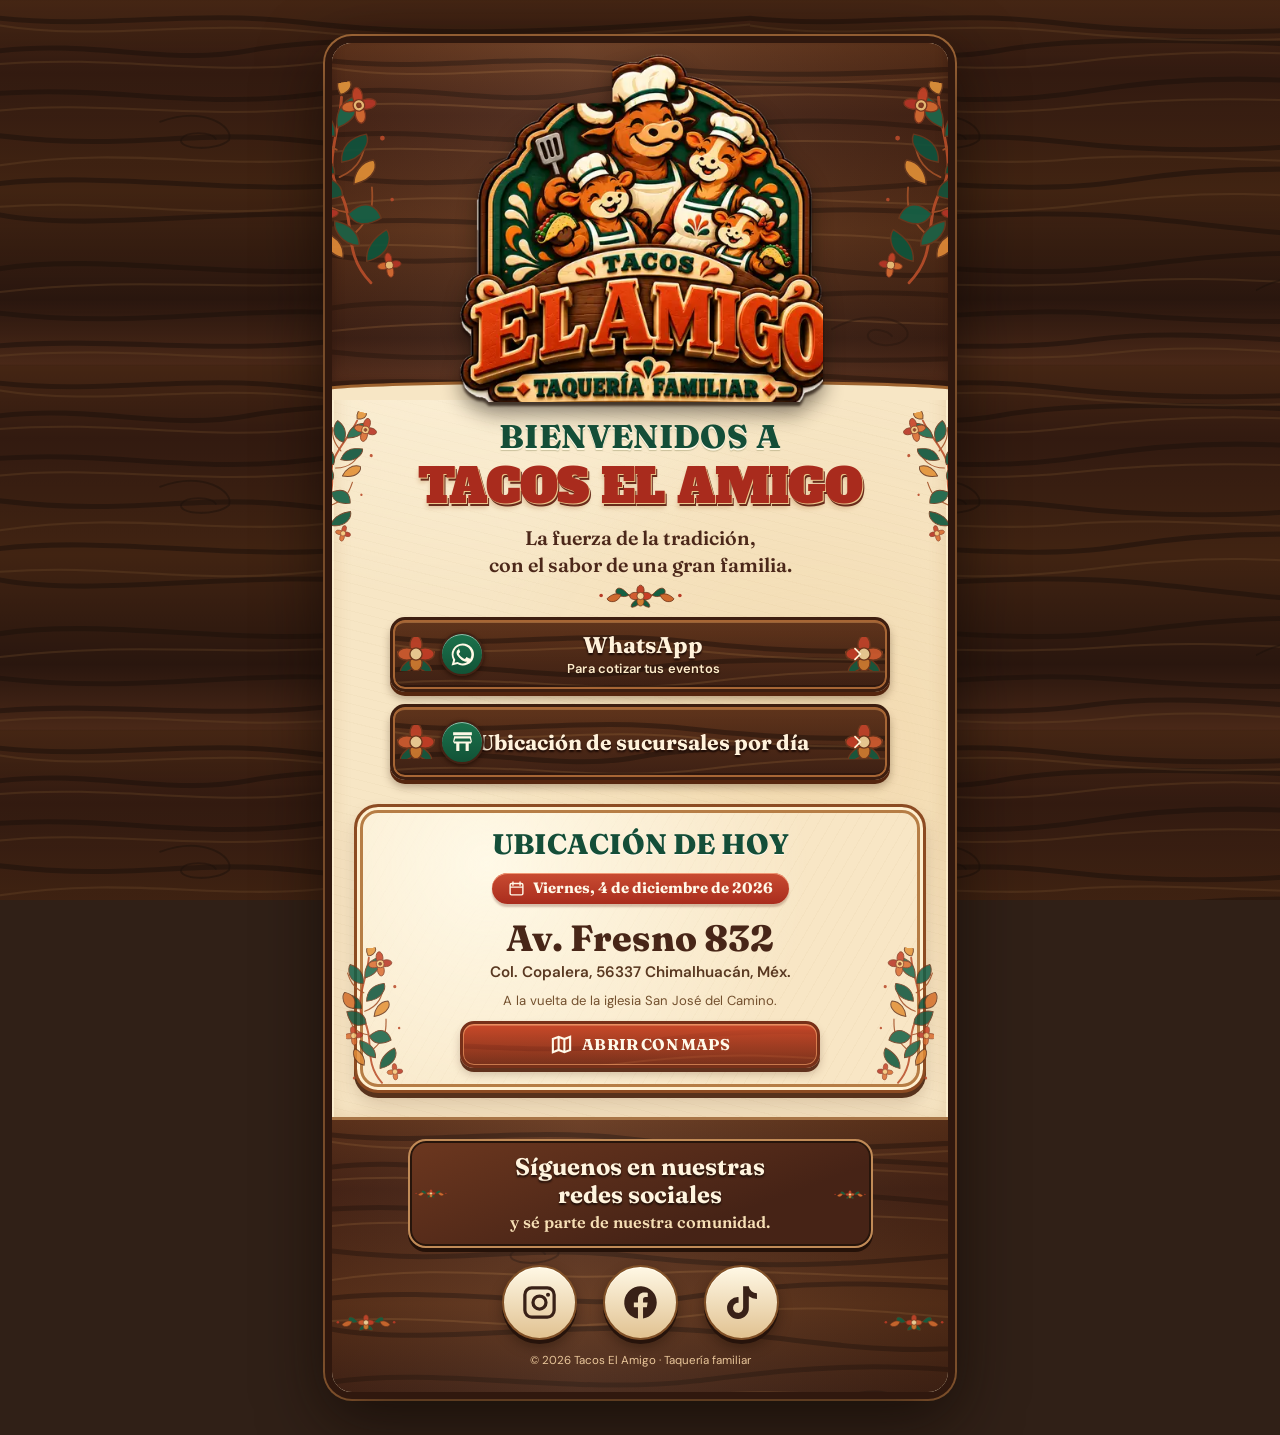
<file: index.html>
<!DOCTYPE html>

<html lang="es-MX">
<head>
<meta charset="utf-8"/>
<meta content="width=device-width,initial-scale=1,viewport-fit=cover" name="viewport"/>
<meta content="#351b10" name="theme-color"/>
<meta content="Tacos El Amigo: la fuerza de la tradición, con el sabor de una gran familia. Consulta nuestras ubicaciones por día y contáctanos." name="description"/>
<title>Tacos El Amigo | Taquería familiar</title>
<link href="https://fonts.googleapis.com" rel="preconnect"/>
<link crossorigin="" href="https://fonts.gstatic.com" rel="preconnect"/>
<link href="https://fonts.googleapis.com/css2?family=Alfa+Slab+One&amp;family=DM+Sans:wght@400;500;600;700;800&amp;family=Fraunces:wght@600;700;800;900&amp;display=swap" rel="stylesheet"/>
<link as="image" href="assets/logo-el-amigo.webp" rel="preload" type="image/webp"/>
<link href="styles.css" rel="stylesheet"/>
<script defer="" src="app.js"></script>
</head>
<body>
<div aria-hidden="true" class="site-bg"></div>
<main class="page-shell">
<div class="parchment">
<section aria-labelledby="welcome-title" class="hero"><div class="brand-banner wood"><span aria-hidden="true" class="banner-sprig banner-sprig-left"></span><span aria-hidden="true" class="banner-sprig banner-sprig-right"></span><img alt="Logo original de Tacos El Amigo: papá toro, mamá vaca y sus dos becerritos cocineros" class="brand-logo" fetchpriority="high" height="429" src="assets/logo-el-amigo.webp" width="450"/></div><div class="hero-intro"><div aria-hidden="true" class="folk-sprig folk-sprig-left"></div><div aria-hidden="true" class="folk-sprig folk-sprig-right"></div><h1 id="welcome-title"><span class="welcome-lead">Bienvenidos a</span><span class="welcome-name">Tacos El Amigo</span></h1><p class="tagline">La fuerza de la tradición,<br/>con el sabor de una gran familia.</p><img alt="" aria-hidden="true" class="mini-flowers" height="32" src="assets/florecitas.svg" width="128"/><nav aria-label="Enlaces principales" class="ctas">
<a class="wood-button btn-green btn-whatsapp" href="https://wa.me/5215521481267" rel="noopener noreferrer" target="_blank"><span aria-hidden="true" class="cta-icon"><svg aria-hidden="true" class="btn-icon" viewbox="0 0 32 32"><path d="M16 2a14 14 0 0 0-12 21L2 30l7.5-2A14 14 0 1 0 16 2Zm0 2.6a11.4 11.4 0 1 1-5.7 21.3l-.6-.4-4 1.1 1.1-3.8-.4-.6A11.4 11.4 0 0 1 16 4.6Zm-5.1 5.2c-.3 0-.7.1-1 .5-.4.4-1.5 1.4-1.5 3.4s1.5 4 1.7 4.2c.2.3 3 4.6 7.3 6.4 3.6 1.4 4.3 1.1 5.1 1s2.5-1 2.8-2 .3-1.9.2-2-.4-.3-.9-.5-2.5-1.2-2.9-1.4-.7-.2-1 .3-1.1 1.4-1.4 1.7-.5.4-1 .1c-.5-.2-2.1-.8-4-2.5-1.5-1.3-2.5-3-2.8-3.5s0-.7.2-1c.2-.2.5-.5.7-.8.2-.2.3-.5.5-.8.1-.3.1-.6 0-.8l-1.3-3.1c-.3-.8-.7-.8-1-.8Z"></path></svg></span><span class="whatsapp-copy"><span class="whatsapp-title">WhatsApp</span><span class="whatsapp-subtitle">Para cotizar tus eventos</span></span><svg aria-hidden="true" class="btn-arrow" viewbox="0 0 24 24"><path d="m9 4 8 8-8 8"></path></svg><span aria-hidden="true" class="cta-sprig"></span></a>
<a class="wood-button btn-brown branch-cta" href="sucursales.html"><span aria-hidden="true" class="cta-icon"><svg aria-hidden="true" class="btn-icon" viewbox="0 0 24 24"><path d="M3 3h18v3H3V3Zm1 4h16l1 5-1 2h-2v7H6v-7H4l-1-2 1-5Zm5 7v7h6v-7H9Zm-5-2h16l-1-3H5l-1 3Z"></path></svg></span><span class="branch-button-text">Ubicación de sucursales por día</span><svg aria-hidden="true" class="btn-arrow" viewbox="0 0 24 24"><path d="m9 4 8 8-8 8"></path></svg><span aria-hidden="true" class="cta-sprig"></span></a>
</nav></div></section>
<section aria-labelledby="today-subtitle" class="content-pad">
<div class="today-card ornate-card" id="today-card"><span aria-hidden="true" class="card-flowers card-flowers-right"></span><span aria-hidden="true" class="card-flowers card-flowers-left"></span>
<h2 class="card-title ornate-title" id="today-subtitle">Ubicación de hoy</h2>
<span class="date-pill"><svg aria-hidden="true" viewbox="0 0 24 24"><rect height="16" rx="2" width="18" x="3" y="5"></rect><path d="M7 2v6M17 2v6M3 10h18"></path></svg><span id="today-date">Consultando la fecha…</span></span>
<h3 class="today-street" id="today-street">Consulta nuestras ubicaciones</h3>
<p class="today-address" id="today-address">Miércoles, jueves, viernes y domingo.</p>
<p class="today-note" id="today-note"></p>
<a class="maps-button" href="sucursales.html" id="today-maps" rel="noopener noreferrer" target="_blank"><svg aria-hidden="true" viewbox="0 0 24 24"><path d="M3 6.3 9 4l6 2.3L21 4v13.7L15 20l-6-2.3L3 20V6.3ZM9 4v13.7M15 6.3V20"></path></svg><span class="maps-label">Abrir con Maps</span></a>
<div class="no-service" id="no-service" hidden aria-live="polite">
  <svg class="no-service-icon" aria-hidden="true" viewBox="0 0 64 64" fill="none"><rect x="8" y="13" width="48" height="43" rx="6" stroke="currentColor" stroke-width="4"/><path d="M19 7v13M45 7v13M9 26h46M25 36l14 14m0-14L25 50" stroke="currentColor" stroke-width="4" stroke-linecap="round"/></svg>
  <h2 class="closed-message">Los días <span id="closed-weekday">lunes</span><br>no tenemos servicio.</h2>
  <img class="closed-flourish" alt="" aria-hidden="true" src="assets/florecitas.svg" width="150" height="40">
  <div class="next-day-banner">
    <svg aria-hidden="true" viewBox="0 0 24 24" fill="none" stroke="currentColor" stroke-width="2.1"><rect x="3" y="5" width="18" height="16" rx="2"/><path d="M7 2v6M17 2v6M3 10h18M8 16l2.5 2.5L16 13"/></svg>
    <span>Próximo día de venta:<strong id="next-sale-day">MIÉRCOLES</strong></span>
  </div>
</div>
</div>
</section>
</div>
<footer class="social-footer wood">
<div class="social-invite">
  <p class="footer-label">Síguenos en nuestras redes sociales</p>
  <p class="footer-community">y sé parte de nuestra comunidad.</p>
</div>
<div class="social-links">
<a aria-label="Instagram de Tacos El Amigo" class="instagram" href="https://www.instagram.com/tacos_el.amigo?igsh=MXZrejB4dnMzbzdrcA==" rel="noopener noreferrer" target="_blank"><svg aria-hidden="true" viewbox="0 0 24 24"><path d="M7.2 2h9.6A5.2 5.2 0 0 1 22 7.2v9.6a5.2 5.2 0 0 1-5.2 5.2H7.2A5.2 5.2 0 0 1 2 16.8V7.2A5.2 5.2 0 0 1 7.2 2Zm0 2A3.2 3.2 0 0 0 4 7.2v9.6A3.2 3.2 0 0 0 7.2 20h9.6a3.2 3.2 0 0 0 3.2-3.2V7.2A3.2 3.2 0 0 0 16.8 4H7.2ZM12 7a5 5 0 1 1 0 10 5 5 0 0 1 0-10Zm0 2a3 3 0 1 0 0 6 3 3 0 0 0 0-6Zm5.25-3a1.25 1.25 0 1 1 0 2.5 1.25 1.25 0 0 1 0-2.5Z"></path></svg></a>
<a aria-label="Facebook de Tacos El Amigo" class="facebook" href="https://www.facebook.com/share/1BHJr5m6uf/?mibextid=wwXIfr" rel="noopener noreferrer" target="_blank"><svg aria-hidden="true" viewbox="0 0 24 24"><path d="M22 12a10 10 0 1 0-11.56 9.88V14.9H7.9V12h2.54V9.8c0-2.52 1.5-3.91 3.8-3.91 1.1 0 2.25.2 2.25.2v2.46h-1.27c-1.25 0-1.65.78-1.65 1.58V12h2.8l-.45 2.9h-2.35v6.98A10 10 0 0 0 22 12Z"></path></svg></a>
<a aria-label="TikTok de Tacos El Amigo" class="tiktok" href="https://www.tiktok.com/@tacos.el.amigo2?_r=1&amp;_t=ZS-95MxvuiJJv6" rel="noopener noreferrer" target="_blank"><svg aria-hidden="true" viewbox="0 0 24 24"><path d="M16.5 2H13v13.3a3.1 3.1 0 1 1-2.8-3.1V8.7A6.7 6.7 0 1 0 16.5 15V8.2a8.5 8.5 0 0 0 5 1.6V6.3A5 5 0 0 1 16.5 2Z"></path></svg></a>
</div>
<small class="footer-small">© 2026 Tacos El Amigo · Taquería familiar</small>
</footer>
</main>
</body>
</html>
</file>
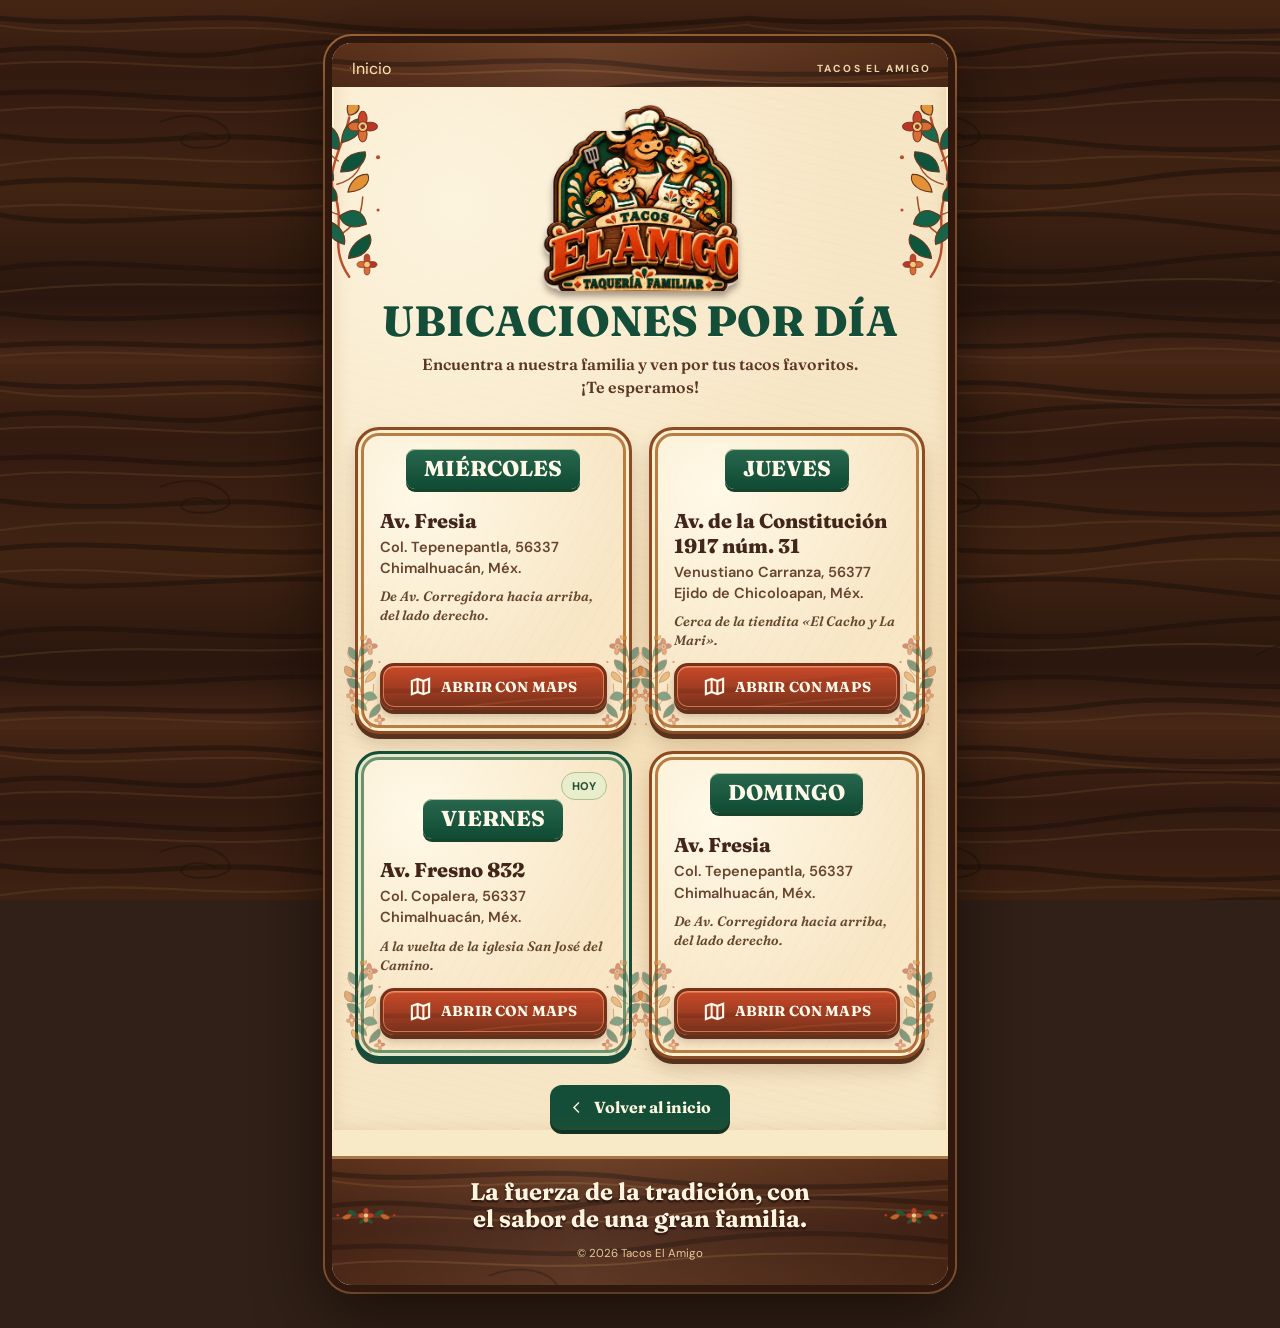
<file: sucursales.html>
<!DOCTYPE html>

<html lang="es-MX">
<head>
<meta charset="utf-8"/><meta content="width=device-width,initial-scale=1,viewport-fit=cover" name="viewport"/>
<meta content="#351b10" name="theme-color"/>
<meta content="Encuentra a Tacos El Amigo los miércoles, jueves, viernes y domingos. Direcciones y enlaces directos para abrir con Google Maps." name="description"/>
<title>Ubicaciones por día | Tacos El Amigo</title>
<link href="https://fonts.googleapis.com" rel="preconnect"/><link crossorigin="" href="https://fonts.gstatic.com" rel="preconnect"/>
<link href="https://fonts.googleapis.com/css2?family=Alfa+Slab+One&amp;family=DM+Sans:wght@400;500;600;700;800&amp;family=Fraunces:wght@600;700;800;900&amp;display=swap" rel="stylesheet"/>
<link href="styles.css" rel="stylesheet"/><script defer="" src="app.js"></script>
</head>
<body>
<div aria-hidden="true" class="site-bg"></div>
<main class="page-shell">
<div class="parchment">
<header class="topbar wood"><span class="eyebrow">Tacos El Amigo</span><a href="index.html"><svg aria-hidden="true" class="nav-icon" fill="none" stroke="currentColor" stroke-width="2.1" viewbox="0 0 24 24"><path d="m14 5-7 7 7 7" stroke-linecap="round" stroke-linejoin="round"></path></svg> Inicio</a></header>
<section aria-labelledby="locations-heading" class="branch-header"><span aria-hidden="true" class="heading-flowers heading-flowers-left"></span><span aria-hidden="true" class="heading-flowers heading-flowers-right"></span>
<img alt="Logo original de Tacos El Amigo, la familia de toritos" class="small-logo" height="149" src="assets/logo-el-amigo.webp" width="156"/>
<h1 id="locations-heading">Ubicaciones por día</h1>
<p>Encuentra a nuestra familia y ven por tus tacos favoritos. ¡Te esperamos!</p>
</section>
<section aria-label="Puntos de venta semanales" class="branch-grid">
<article class="branch-card ornate-card" data-day="3"><span aria-hidden="true" class="card-flowers card-flowers-right"></span><span aria-hidden="true" class="card-flowers card-flowers-left"></span>
<div class="branch-day"><h2>Miércoles</h2><span class="today-label">Hoy</span></div>
<p class="branch-address">Av. Fresia</p>
<p class="branch-locality">Col. Tepenepantla, 56337 Chimalhuacán, Méx.</p>
<p class="branch-note">De Av. Corregidora hacia arriba, del lado derecho.</p>
<a class="maps-button" href="https://maps.app.goo.gl/GGbEVd7QthMhqy4E7" rel="noopener noreferrer" target="_blank"><svg aria-hidden="true" viewbox="0 0 24 24"><path d="M3 6.3 9 4l6 2.3L21 4v13.7L15 20l-6-2.3L3 20V6.3ZM9 4v13.7M15 6.3V20"></path></svg>Abrir con Maps</a>
</article>
<article class="branch-card ornate-card" data-day="4"><span aria-hidden="true" class="card-flowers card-flowers-right"></span><span aria-hidden="true" class="card-flowers card-flowers-left"></span>
<div class="branch-day"><h2>Jueves</h2><span class="today-label">Hoy</span></div>
<p class="branch-address">Av. de la Constitución 1917 núm. 31</p>
<p class="branch-locality">Venustiano Carranza, 56377 Ejido de Chicoloapan, Méx.</p>
<p class="branch-note">Cerca de la tiendita «El Cacho y La Mari».</p>
<a class="maps-button" href="https://maps.app.goo.gl/q2r1huoDmkkPvYGN6" rel="noopener noreferrer" target="_blank"><svg aria-hidden="true" viewbox="0 0 24 24"><path d="M3 6.3 9 4l6 2.3L21 4v13.7L15 20l-6-2.3L3 20V6.3ZM9 4v13.7M15 6.3V20"></path></svg>Abrir con Maps</a>
</article>
<article class="branch-card ornate-card" data-day="5"><span aria-hidden="true" class="card-flowers card-flowers-right"></span><span aria-hidden="true" class="card-flowers card-flowers-left"></span>
<div class="branch-day"><h2>Viernes</h2><span class="today-label">Hoy</span></div>
<p class="branch-address">Av. Fresno 832</p>
<p class="branch-locality">Col. Copalera, 56337 Chimalhuacán, Méx.</p>
<p class="branch-note">A la vuelta de la iglesia San José del Camino.</p>
<a class="maps-button" href="https://maps.app.goo.gl/ubGWqbQkadEjrwxW7" rel="noopener noreferrer" target="_blank"><svg aria-hidden="true" viewbox="0 0 24 24"><path d="M3 6.3 9 4l6 2.3L21 4v13.7L15 20l-6-2.3L3 20V6.3ZM9 4v13.7M15 6.3V20"></path></svg>Abrir con Maps</a>
</article>
<article class="branch-card ornate-card" data-day="0"><span aria-hidden="true" class="card-flowers card-flowers-right"></span><span aria-hidden="true" class="card-flowers card-flowers-left"></span>
<div class="branch-day"><h2>Domingo</h2><span class="today-label">Hoy</span></div>
<p class="branch-address">Av. Fresia</p>
<p class="branch-locality">Col. Tepenepantla, 56337 Chimalhuacán, Méx.</p>
<p class="branch-note">De Av. Corregidora hacia arriba, del lado derecho.</p>
<a class="maps-button" href="https://maps.app.goo.gl/NMPvs71MTXVzo8e37" rel="noopener noreferrer" target="_blank"><svg aria-hidden="true" viewbox="0 0 24 24"><path d="M3 6.3 9 4l6 2.3L21 4v13.7L15 20l-6-2.3L3 20V6.3ZM9 4v13.7M15 6.3V20"></path></svg>Abrir con Maps</a>
</article>
</section>
<a class="back-link" href="index.html"><svg aria-hidden="true" viewbox="0 0 24 24"><path d="m14 5-7 7 7 7"></path></svg> Volver al inicio</a>
</div>
<footer class="social-footer wood"><p class="footer-label">La fuerza de la tradición, con el sabor de una gran familia.</p><small class="footer-small">© 2026 Tacos El Amigo</small></footer>
</main>
</body>
</html>
</file>
<file: styles.css>
/* Tacos El Amigo — diseño artesanal de papel, madera y flores mexicanas.
   La página conserva las rutas públicas y las referencias originales a Maps. */
:root{
  color-scheme:light;
  --coffee:#422319;--coffee-dark:#2b150f;--wood:#5d311b;
  --terracotta:#ae3021;--terracotta-light:#dd6540;
  --leaf:#144e38;--leaf-dark:#103a2c;
  --cream:#f8e9c7;--cream-light:#fff6df;
  --gold:#dda765;--ink:#382116;
  --display:'Fraunces',Georgia,serif;
  --stamp:'Alfa Slab One',Georgia,serif;
  --text:'DM Sans',Arial,sans-serif;
}
*,*::before,*::after{box-sizing:border-box}
html{scroll-behavior:smooth}
body{margin:0;min-width:300px;background:#302017;color:var(--ink);font-family:var(--text)}
a{-webkit-tap-highlight-color:transparent}
a:focus-visible{outline:3px solid #edba51;outline-offset:4px}
.site-bg{position:fixed;inset:0;z-index:-1;pointer-events:none;background:linear-gradient(#0005,#0005),url('assets/wood-grain.svg') repeat;background-size:auto,750px 365px}
.page-shell{position:relative;width:min(calc(100% - 24px),630px);margin:20px auto 30px;border:7px solid #30180e;border-radius:27px;overflow:hidden;background:var(--cream);box-shadow:0 20px 65px #100804b3,0 0 0 2px #ae703d}
.parchment{position:relative;background:radial-gradient(circle at 20% 15%,#fff9e8b8,transparent 38%),radial-gradient(circle at 78% 66%,#e5b9744a,transparent 42%),repeating-linear-gradient(14deg,#713c1706 0 1px,transparent 1px 9px),#f7e6c5}
.parchment::before{content:'';position:absolute;inset:0;pointer-events:none;border-inline:2px solid #fff4d576;box-shadow:inset 0 0 18px #975b1c28}
.wood{background-image:linear-gradient(90deg,#2b150f38,#ffffff0d 40%,#21100844),url('assets/wood-grain.svg');background-size:100% 100%,740px 360px;background-color:var(--wood);color:#fff7e3}
.topbar{height:44px;padding:6px 17px 0;display:flex;flex-direction:row-reverse;justify-content:space-between;align-items:center;position:relative;z-index:3}
.eyebrow{color:#eed6aa;font-size:.64rem;font-weight:700;letter-spacing:.2em;text-transform:uppercase}
.topbar a{display:flex;align-items:center;justify-content:center;width:42px;height:38px;border-radius:7px;color:#ffe6b5;text-decoration:none}
.topbar .nav-icon{width:26px;height:26px;stroke-width:2.5}
.hero{text-align:center;position:relative;isolation:isolate}
.brand-banner{position:relative;display:flex;justify-content:center;align-items:flex-start;min-height:260px;padding:0 26px 0;isolation:isolate;border-bottom:2px solid #b67b42;box-shadow:inset 0 -9px 12px #26120a77}
.brand-banner::after{content:'';position:absolute;bottom:-9px;left:-2%;right:-2%;height:17px;border-radius:60% 60% 0 0;background:#f7e6c5;box-shadow:0 -3px 0 #9d622e;z-index:0}
.brand-logo{display:block;position:relative;z-index:2;max-width:100%;width:min(94%,345px);height:auto;object-fit:contain;margin:-12px auto -11px;filter:drop-shadow(0 4px 1px #160903aa) drop-shadow(0 9px 10px #10090277)}
.banner-sprig{position:absolute;z-index:1;top:35px;height:210px;width:112px;opacity:.9;background:url('assets/ramillete.svg') center/contain no-repeat;pointer-events:none}
.banner-sprig-left{left:-23px;transform:rotate(-9deg)}
.banner-sprig-right{right:-23px;transform:scaleX(-1) rotate(-9deg)}
.hero-intro{position:relative;padding:24px 22px 10px;isolation:isolate}
.folk-sprig{position:absolute;z-index:-1;width:73px;height:155px;top:7px;opacity:.9;pointer-events:none;background:url('assets/ramillete.svg') center/contain no-repeat}
.folk-sprig-left{left:-19px;transform:rotate(14deg)}
.folk-sprig-right{right:-19px;transform:scaleX(-1) rotate(14deg)}
.hero h1{margin:0;line-height:1.06}
.welcome-lead{display:block;font:800 clamp(1.45rem,5.4vw,2.05rem)/1.18 var(--display);letter-spacing:.012em;color:var(--leaf);text-transform:uppercase;text-shadow:0 2px 0 #fff9e6,0 3px 1px #a7a0788f}
.welcome-name{display:block;font:400 clamp(1.7rem,6.65vw,3.0rem)/1.18 var(--stamp);text-transform:uppercase;color:#a92b1d;letter-spacing:-.02em;text-shadow:1px 1px 0 #ecc78c,2px 3px 0 #682b1b,0 5px 4px #b47b4755;margin-top:2px}
.tagline{font:600 clamp(1rem,3.95vw,1.23rem)/1.34 var(--display);color:#4c281a;max-width:430px;margin:11px auto 0;text-wrap:balance}
.mini-flowers{display:block;width:95px;height:24px;margin:6px auto 0}
.ctas{display:grid;gap:12px;max-width:500px;margin:9px auto 14px}
.wood-button{position:relative;min-height:61px;display:flex;align-items:center;justify-content:center;gap:10px;padding:10px 55px 10px 62px;overflow:hidden;color:#fff2db;text-decoration:none;font:700 clamp(1.05rem,4.25vw,1.42rem)/1.15 var(--display);text-shadow:0 2px 2px #1b0904;white-space:nowrap;border:3px solid #3d1e10;border-radius:15px;box-shadow:inset 0 0 0 2px #a76635,inset 0 3px 0 #df9b5a73,inset 0 -4px 0 #190b0766,0 4px 0 #55260f,0 7px 8px #3e200e58;background-image:linear-gradient(#0001,#0003),url('assets/wood-grain.svg');background-size:100% 100%,740px 360px;transition:transform .14s ease,filter .14s ease}
.wood-button:hover{filter:brightness(1.12);transform:translateY(-1px)}
.wood-button:active{transform:translateY(3px);box-shadow:inset 0 3px 10px #140901,0 1px 0 #55260f}
.wood-button::before,.wood-button::after{content:'';pointer-events:none;position:absolute;width:38px;height:34px;top:50%;transform:translateY(-50%);background:url('assets/florecitas.svg') center/160px 40px no-repeat;opacity:.9}
.wood-button::before{left:4px}
.wood-button::after{right:4px;transform:translateY(-50%) scaleX(-1)}
.cta-icon{position:absolute;left:47px;top:50%;transform:translateY(-50%);width:44px;height:44px;border-radius:50%;border:2px solid #442315;display:grid;place-items:center;box-shadow:0 2px 4px #18090299,inset 0 1px 0 #ffffff8a;z-index:1}
.btn-green .cta-icon,.btn-brown .cta-icon{background:linear-gradient(#1b724c,#125337)}
.btn-red .cta-icon{background:linear-gradient(#d83e2b,#b82d1c)}
.wood-button .btn-icon{width:25px;height:25px;fill:#fff9e6;flex:none}
.wood-button .btn-arrow{position:absolute;right:22px;width:16px;height:16px;stroke:#fff1d5;fill:none;stroke-width:2.6;stroke-linecap:round;stroke-linejoin:round;z-index:2}
.cta-sprig{display:none}
.content-pad{position:relative;padding:0 22px 24px}
.ornate-card{position:relative;isolation:isolate;border:3px solid #8c4b22;border-radius:24px;background:radial-gradient(circle at 23% 20%,#fff9e7,transparent 65%),repeating-linear-gradient(120deg,#9d6d3009 0 1px,transparent 1px 11px),#f8e6c5;box-shadow:inset 0 0 0 3px #fff0d0,inset 0 0 0 6px #b67d45,0 5px 0 #57321c,0 11px 18px #61341a31}
.today-card{padding:20px 25px 22px;text-align:center}
.card-flowers{position:absolute;pointer-events:none;z-index:-1;width:75px;height:145px;bottom:2px;opacity:.86;background:url('assets/ramillete.svg') center/contain no-repeat}
.card-flowers-left{left:-13px;transform:rotate(-6deg)}
.card-flowers-right{right:-13px;transform:scaleX(-1) rotate(-6deg)}
.card-title{margin:0 auto 12px;font:800 clamp(1.3rem,4.9vw,1.77rem)/1.2 var(--display);color:var(--leaf);text-transform:uppercase;text-shadow:0 1px 0 #fff9ee}
.date-pill{border-radius:100px;background:linear-gradient(#c94c32,#a92c1d);color:#fff8e7;display:inline-flex;align-items:center;justify-content:center;gap:8px;padding:7px 16px;font:700 clamp(.81rem,3vw,.94rem)/1.12 var(--display);box-shadow:inset 0 1px 0 #ef9875,0 3px 2px #67281945}
.date-pill svg{width:17px;height:17px;fill:none;stroke:currentColor;stroke-width:2}
.today-street{margin:14px auto 4px;font:800 clamp(1.5rem,6vw,2.28rem)/1.1 var(--display);color:#482618;max-width:420px}
.today-address{margin:0 auto 9px;max-width:410px;font:600 .95rem/1.35 var(--text);color:#593821}
.today-note{margin:3px auto 12px;font-size:.82rem;line-height:1.35;color:#73502e}
.maps-button{position:relative;display:inline-flex;gap:9px;justify-content:center;align-items:center;min-height:47px;width:min(100%,360px);padding:8px 12px;color:#fff9e9;text-decoration:none;text-transform:uppercase;font:700 .98rem/1.15 var(--display);letter-spacing:.012em;background:linear-gradient(#d24b2aee,#ad2d1d55),url('assets/wood-grain.svg') center/720px auto;border:3px solid #773019;border-radius:14px;box-shadow:inset 0 0 0 1px #f7a269a1,inset 0 2px 0 #f8c39750,0 4px 0 #60311d,0 6px 8px #542b1c40;transition:transform .13s ease,filter .13s ease}
.maps-button:hover{filter:brightness(1.1)}.maps-button:active{transform:translateY(2px)}
.maps-button svg{width:23px;height:23px;fill:none;stroke:currentColor;stroke-width:2.2}
.maps-button[hidden]{display:none}
.social-footer{position:relative;text-align:center;padding:19px 16px 18px;box-shadow:inset 0 3px 0 #a77546}
.social-footer::before,.social-footer::after{content:'';position:absolute;top:30px;width:100px;height:55px;background:url('assets/florecitas.svg') center/contain no-repeat;opacity:.9;pointer-events:none}
.social-footer::before{left:0}.social-footer::after{right:0;transform:scaleX(-1)}
.footer-label{display:none}
.social-links{display:flex;align-items:center;justify-content:center;gap:18px}
.social-links a{display:grid;place-items:center;min-width:48px;width:48px;height:48px;border-radius:50%;background:linear-gradient(#fff8e5,#e1c291);color:#3e2218;border:2px solid #805027;box-shadow:0 4px 0 #26130b,0 7px 11px #15090266;transition:transform .15s ease}
.social-links a:hover{transform:translateY(-3px)}
.social-links svg{width:26px;height:26px;fill:#392117}
.footer-small{display:block;font-size:.72rem;margin-top:14px;color:#e9c69a}
/* Secondary page carries the same floral and carved wooden identity. */
.branch-header{position:relative;padding:17px 26px 16px;text-align:center;isolation:isolate}
.branch-header .small-logo{display:block;width:clamp(130px,34vw,196px);height:auto;margin:0 auto 5px;filter:drop-shadow(0 5px 3px #2b130d66)}
.branch-header h1{font:800 clamp(1.85rem,5.8vw,2.65rem)/1.12 var(--display);text-transform:uppercase;color:var(--leaf);margin:7px auto 8px;text-shadow:0 1px 0 #fff7df}
.branch-header p{font:600 1rem/1.4 var(--display);color:#5c3725;margin:0 auto;max-width:440px}
.heading-flowers{position:absolute;pointer-events:none;z-index:-1;width:95px;height:210px;top:0;background:url('assets/ramillete.svg') center/contain no-repeat}
.heading-flowers-left{left:-22px}.heading-flowers-right{right:-22px;transform:scaleX(-1)}
.branch-grid{display:grid;gap:17px;padding:13px 23px 26px}
.branch-card{padding:18px 22px 21px;min-width:0}
.branch-card .card-flowers{height:95px;width:51px;opacity:.5}
.branch-day{position:relative;display:flex;align-items:center;justify-content:center;gap:10px;margin-bottom:10px;min-height:42px}
.branch-day h2{font:800 1.35rem/1.2 var(--display);color:#fff7e8;text-transform:uppercase;background:linear-gradient(#27674d,#104b34);padding:7px 18px;margin:0 auto;border-radius:9px;box-shadow:inset 0 1px 0 #b1c69c,0 3px 0 #19422c;text-align:center}
.today-label{display:none;position:absolute;right:0;top:0;background:#e8edcb;border:1px solid #b0be8c;color:#285036;font:800 .7rem var(--text);text-transform:uppercase;padding:6px 10px;border-radius:100px}
.branch-card.is-today .branch-day{padding-top:27px}
.branch-card.is-today .today-label{display:inline-block}
.branch-card.is-today{border-color:var(--leaf);box-shadow:inset 0 0 0 3px #e6e6c8,inset 0 0 0 6px #6b936e,0 5px 0 #1e4b39}
.branch-address{font:800 clamp(1.21rem,4.65vw,1.43rem)/1.25 var(--display);color:#422619;margin:8px 0 4px}
.branch-locality{font:600 .91rem/1.45 var(--text);margin:0 0 8px;color:#68442d}
.branch-note{margin:0 0 13px;font:italic 600 .85rem/1.4 var(--display);color:#65472c}
.branch-card .maps-button{width:100%;font-size:.9rem}
.back-link{display:flex;align-items:center;justify-content:center;gap:8px;width:fit-content;min-height:45px;margin:0 auto 26px;padding:10px 19px;border-radius:12px;background:var(--leaf);color:#fff5df;text-decoration:none;font:700 1rem var(--display);box-shadow:0 4px 0 #103324}
.back-link svg{width:17px;height:17px;fill:none;stroke:currentColor;stroke-width:2}
/* Responsive: larger screens keep a phone-like centered composition for QR visitors. */
@media(min-width:800px){.page-shell{margin:36px auto}.brand-logo{width:366px}.branch-grid{grid-template-columns:1fr 1fr}.branch-card{display:flex;flex-direction:column}.branch-card .maps-button{margin-top:auto}.branch-card .branch-address{font-size:1.25rem}}
@media(max-width:440px){
 .page-shell{width:calc(100% - 10px);margin:6px auto 20px;border-width:5px;border-radius:19px}
 .topbar{height:39px;padding:3px 13px 0}
 .brand-banner{padding-inline:21px;min-height:0}
 .brand-logo{width:min(94%,325px);margin:-9px auto -9px}
 .banner-sprig{width:82px;height:185px;top:42px}
 .hero-intro{padding:17px 15px 5px}
 .folk-sprig{width:49px;height:127px;top:3px;opacity:.87}
 .welcome-lead{font-size:clamp(1.3rem,5.5vw,1.65rem)}
 .welcome-name{font-size:clamp(1.53rem,6.5vw,2.25rem);letter-spacing:-.025em}
 .tagline{font-size:clamp(.89rem,3.75vw,1.04rem)}
 .mini-flowers{height:18px;margin-top:3px}
 .ctas{gap:10px;margin:7px auto 10px}
 .wood-button{min-height:57px;font-size:clamp(1.01rem,4.5vw,1.23rem);padding:9px 30px 9px 54px}
 .cta-icon{left:37px;width:41px;height:41px}.wood-button .btn-arrow{right:16px}
 .content-pad{padding:0 13px 20px}
 .today-card{padding:17px 18px 19px}
 .card-title{font-size:clamp(1.23rem,5vw,1.55rem)}
 .card-flowers{width:56px;height:117px}
 .today-street{font-size:clamp(1.38rem,6.1vw,2rem)}
 .today-address{font-size:.86rem}.today-note{font-size:.78rem}
 .branch-grid{padding:12px 14px 22px}
 .branch-card{padding:16px}
 .branch-header{padding:13px 19px}
 .heading-flowers{height:180px;width:67px}
 .social-footer::before,.social-footer::after{width:65px}
}
@media(max-width:340px){.eyebrow{font-size:.53rem}.cta-icon{left:28px;width:36px;height:36px}.wood-button{font-size:.98rem}.brand-logo{width:300px}.folk-sprig{width:35px}.social-footer::before,.social-footer::after{width:45px}}
@media(prefers-reduced-motion:reduce){html{scroll-behavior:auto}*,*::before,*::after{transition:none!important;animation:none!important}}
/* Ajustes finales de legibilidad del rótulo y botones en pantallas angostas. */
@media(max-width:440px){
  .welcome-name{font-size:clamp(1.75rem,8.3vw,2.55rem);-webkit-text-stroke:.35px currentColor;letter-spacing:-.035em}
  .wood-button{font-size:clamp(1.08rem,4.8vw,1.31rem)}
}

/* Encabezado despejado y subtítulo de WhatsApp para cotizar eventos. */
.brand-banner{padding-top:10px}
.brand-logo{margin-top:0}
.btn-whatsapp{min-height:75px;white-space:normal}
.whatsapp-copy{display:flex;flex-direction:column;align-items:center;justify-content:center;gap:3px;text-align:center;line-height:1.15}
.whatsapp-title{font:700 clamp(1.10rem,4.25vw,1.42rem)/1.1 var(--display)}
.whatsapp-subtitle{font:600 clamp(.68rem,2.65vw,.81rem)/1.2 var(--text);color:#ffedcb;text-shadow:0 1px 2px #210e07;letter-spacing:.012em}
@media(max-width:440px){.btn-whatsapp{min-height:71px;padding-top:9px;padding-bottom:9px}}

/* Ajustes aprobados: acceso directo a sucursales, cierre por día y comunidad. */
.branch-cta{min-height:76px;white-space:normal}
.branch-button-text{display:block;max-width:100%;font:700 clamp(1rem,4.05vw,1.34rem)/1.22 var(--display);text-align:center;text-wrap:balance}
.today-card [hidden]{display:none!important}
.today-card.is-closed{padding:25px 19px 29px}
.no-service{text-align:center;margin:0 auto;max-width:460px}
.no-service-icon{width:57px;height:57px;color:#bf3d2b;display:block;margin:3px auto 13px;filter:drop-shadow(0 2px 1px #ffffff80)}
.closed-message{margin:2px auto 12px;color:#3e2417;font:800 clamp(1.42rem,5.8vw,2.02rem)/1.26 var(--display);text-wrap:balance}
#closed-weekday{color:#ad3020}
.closed-flourish{display:block;width:142px;max-width:50%;height:auto;margin:8px auto 16px}
.next-day-banner{display:flex;align-items:center;justify-content:center;gap:13px;max-width:420px;padding:13px 17px;margin:0 auto;border-radius:20px;color:#fff5d9;background:linear-gradient(180deg,#1d7350,#0e4b35);border:2px solid #356b44;box-shadow:inset 0 0 0 2px #a5ad7755,inset 0 1px 0 #d3df9c9e,0 5px 0 #17412c,0 8px 12px #341d1359}
.next-day-banner svg{flex:none;width:38px;height:38px;stroke:#fff0cc}
.next-day-banner span{display:flex;flex-direction:column;font:700 clamp(.76rem,3vw,1.02rem)/1.2 var(--display);text-transform:uppercase;letter-spacing:.012em;text-align:center}
.next-day-banner strong{display:block;margin-top:2px;font:800 clamp(1.30rem,5.4vw,1.95rem)/1.14 var(--display)}
.social-footer{padding:22px 15px 24px}
.social-invite{position:relative;z-index:1;margin:0 auto 13px;max-width:465px;padding:12px 30px 13px;border:2px solid #c18b57;border-radius:18px;background:linear-gradient(160deg,#6c371f,#462316 70%);box-shadow:inset 0 0 0 2px #27150b,inset 0 2px 0 #bc895b88,0 4px 0 #241108}
.social-invite::before,.social-invite::after{content:'';position:absolute;top:50%;width:36px;height:36px;background:url('assets/florecitas.svg') center/contain no-repeat;transform:translateY(-50%);pointer-events:none}
.social-invite::before{left:3px}.social-invite::after{right:3px;transform:translateY(-50%) scaleX(-1)}
.footer-label{display:block;margin:0 auto 3px;max-width:340px;font:700 clamp(1.13rem,4.45vw,1.5rem)/1.16 var(--display);color:#fff4de;text-shadow:0 2px 2px #200f09;text-wrap:balance}
.footer-community{margin:0;color:#f6dfb5;font:600 clamp(.81rem,2.95vw,1.02rem)/1.3 var(--display);text-wrap:balance}
.social-links{position:relative;z-index:2;gap:clamp(16px,5.1vw,26px);margin:17px auto 12px}
.social-links a{width:clamp(62px,17vw,75px);height:clamp(62px,17vw,75px);min-width:62px;box-shadow:inset 0 1px 0 #fffdf0,0 4px 0 #26130b,0 7px 13px #15090266}
.social-links svg{width:clamp(32px,9vw,39px);height:clamp(32px,9vw,39px);fill:#392117}
.social-footer::before,.social-footer::after{top:auto;bottom:45px;width:68px;height:50px;opacity:.92}
.footer-small{margin-top:13px}
@media(max-width:440px){
  .branch-cta{min-height:78px;padding-left:72px;padding-right:35px}
  .branch-button-text{font-size:clamp(.97rem,4.3vw,1.22rem)}
  .today-card.is-closed{padding:20px 14px 26px}
  .closed-message{font-size:clamp(1.35rem,6vw,1.8rem)}
  .next-day-banner{padding:12px 10px;gap:8px}
  .next-day-banner svg{width:31px;height:31px}
  .social-invite{padding:12px 28px}
  .social-invite::before,.social-invite::after{width:27px;height:27px}
  .social-footer::before,.social-footer::after{width:45px;bottom:49px}
}
@media(max-width:340px){.branch-cta{padding-left:61px;padding-right:20px}.social-links{gap:13px}.social-footer::before,.social-footer::after{opacity:.55}}
</file>
